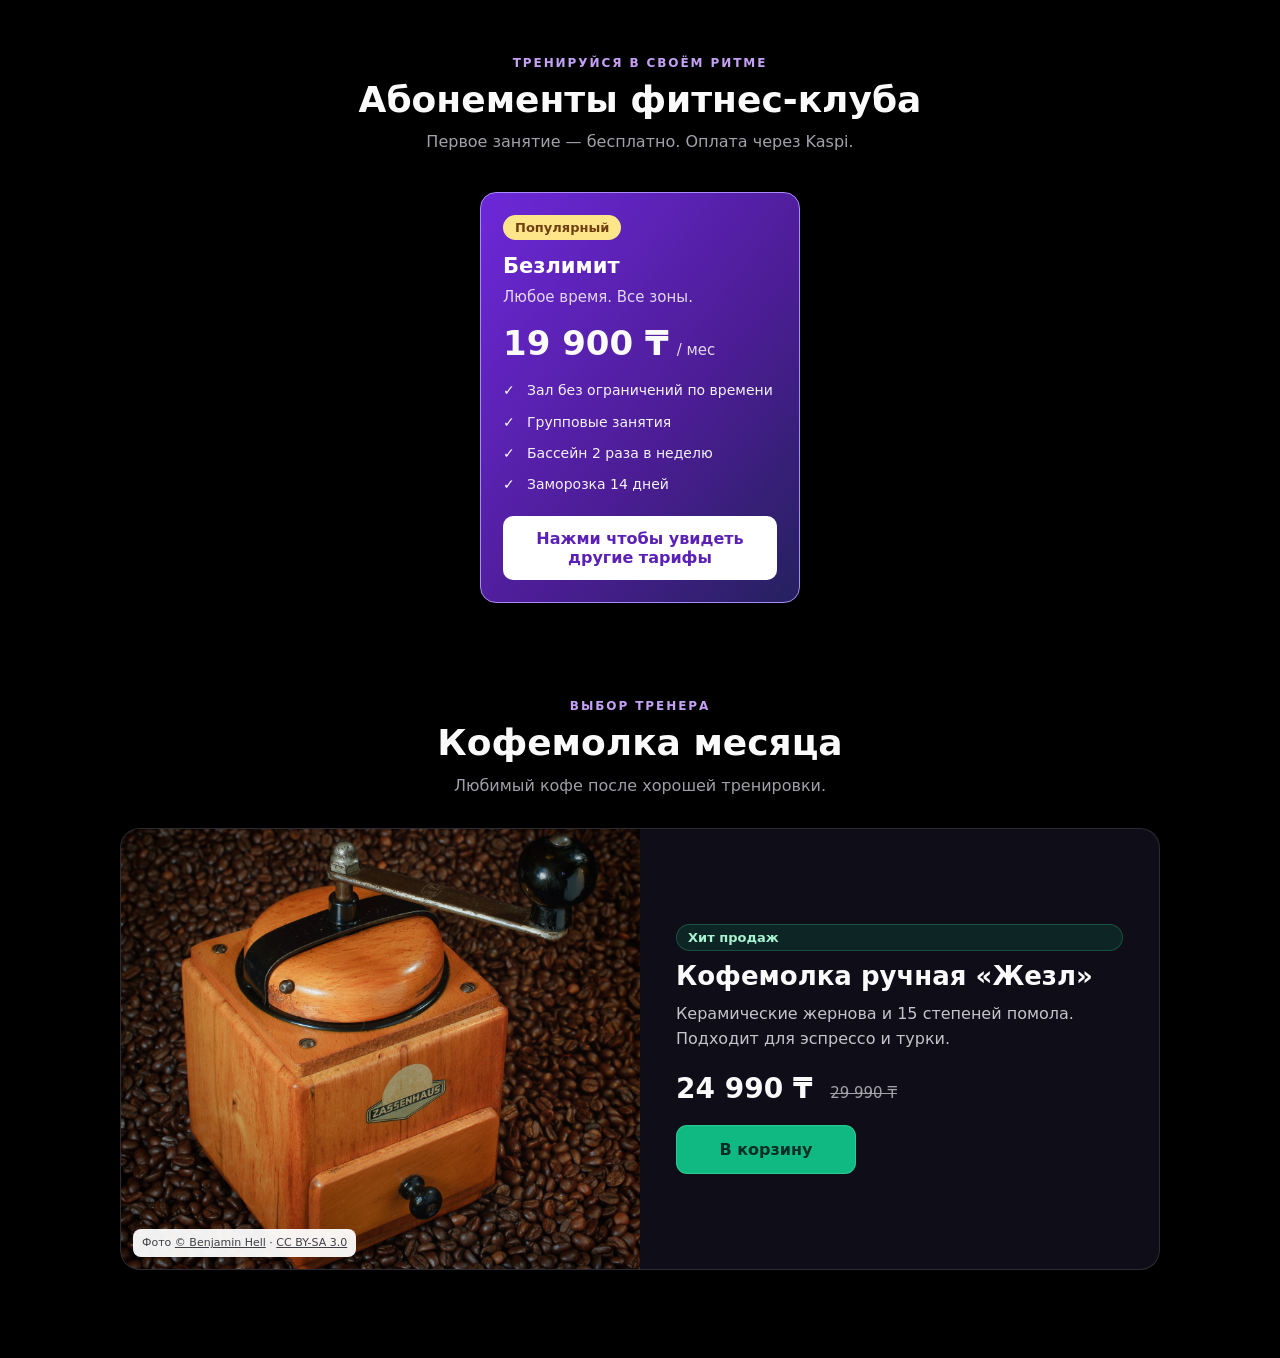
<file: index.html>
<!doctype html>
<html lang="ru">
<head>
  <meta charset="UTF-8">
  <meta name="viewport" content="width=device-width, initial-scale=1.0">
  <meta name="theme-color" content="#08070d">
  <title>Абонементы и товары</title>
  <link rel="stylesheet" href="pricing.css">
  <link rel="stylesheet" href="style.css">
</head>
<body>
  <main class="pricing-page">
    <header class="pricing-header">
      <p class="eyebrow">Тренируйся в своём ритме</p>
      <h1>Абонементы фитнес-клуба</h1>
      <p class="pricing-intro">Первое занятие — бесплатно. Оплата через Kaspi.</p>
    </header>

    <section class="plans" aria-label="Тарифы фитнес-клуба">
      <article class="plan plan-featured">
        <input class="plan-expander" type="checkbox" aria-label="Показать или скрыть соседние тарифы" aria-controls="morning-plan personal-plan">
        <span class="popular-label">Популярный</span>
        <div class="plan-heading">
          <h2>Безлимит</h2>
          <p>Любое время. Все зоны.</p>
        </div>
        <p class="plan-price"><strong>19 900 ₸</strong><span>/ мес</span></p>
        <ul class="plan-features">
          <li>Зал без ограничений по времени</li>
          <li>Групповые занятия</li>
          <li>Бассейн 2 раза в неделю</li>
          <li>Заморозка 14 дней</li>
        </ul>
        <span class="plan-button featured-action">
          <span class="hint-closed">Нажми чтобы увидеть другие тарифы</span>
          <span class="hint-open">Нажми чтобы свернуть тарифы</span>
        </span>
      </article>

      <article class="plan plan-side plan-side-left" id="morning-plan">
        <div class="plan-heading">
          <h2>Утро</h2>
          <p>Для тех кто тренируется до работы</p>
        </div>
        <p class="plan-price"><strong>9 900 ₸</strong><span>/ мес</span></p>
        <ul class="plan-features">
          <li>Тренажёрный зал до 12:00</li>
          <li>Раздевалка и душ</li>
          <li>Вводная тренировка</li>
        </ul>
        <button class="plan-button" type="button">Выбрать</button>
      </article>

      <article class="plan plan-side plan-side-right" id="personal-plan">
        <div class="plan-heading">
          <h2>Персональный</h2>
          <p>С личным тренером</p>
        </div>
        <p class="plan-price"><strong>39 900 ₸</strong><span>/ мес</span></p>
        <ul class="plan-features">
          <li>Всё из тарифа «Безлимит»</li>
          <li>8 тренировок с тренером</li>
          <li>План питания</li>
        </ul>
        <button class="plan-button" type="button">Выбрать</button>
      </article>
    </section>

    <section class="product-section" aria-labelledby="product-section-title">
      <header class="product-section-heading">
        <p class="eyebrow">Выбор тренера</p>
        <h2 id="product-section-title">Кофемолка месяца</h2>
        <p>Любимый кофе после хорошей тренировки.</p>
      </header>
      <div class="page">
        <article class="product-card" aria-labelledby="product-title">
          <figure class="product-media">
            <img class="product-photo" src="images/product.jpg" alt="Старинная ручная кофемолка на светлом фоне">
            <figcaption class="photo-credit">
              Фото <a href="https://commons.wikimedia.org/wiki/File:Coffee_Grinder_Zassenhaus.jpg">© Benjamin Hell</a> ·
              <a href="https://creativecommons.org/licenses/by-sa/3.0/">CC BY-SA 3.0</a>
            </figcaption>
          </figure>
          <div class="product-info">
            <p class="product-tag">Хит продаж</p>
            <h2 class="product-title" id="product-title">Кофемолка ручная «Жезл»</h2>
            <p class="product-description">Керамические жернова и 15 степеней помола. Подходит для эспрессо и турки.</p>
            <p class="product-price">24 990 ₸ <span class="product-old-price">29 990 ₸</span></p>
            <button class="product-button" type="button">В корзину</button>
          </div>
        </article>
      </div>
    </section>
  </main>
</body>
</html>
</file>
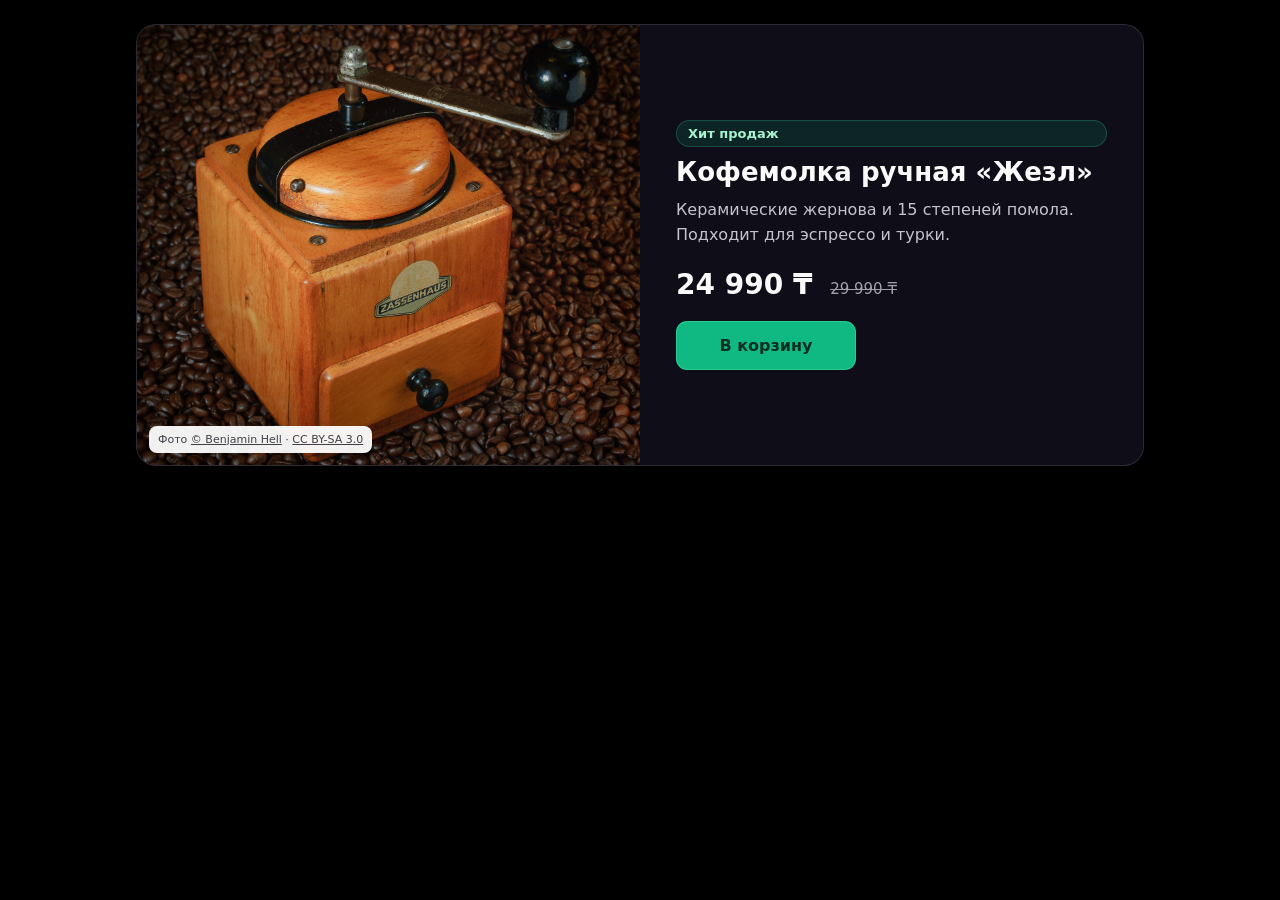
<file: product-card.html>
<!doctype html>
<html lang="ru">
<head>
  <meta charset="UTF-8">
  <meta name="viewport" content="width=device-width, initial-scale=1.0">
  <meta name="theme-color" content="#08070d">
  <title>Кофемолка ручная «Жезл»</title>
  <link rel="stylesheet" href="style.css">
</head>
<body>
  <main class="page">
    <article class="product-card" aria-labelledby="product-title">
      <figure class="product-media">
        <img class="product-photo" src="images/product.jpg" alt="Старинная ручная кофемолка на светлом фоне">
        <figcaption class="photo-credit">
          Фото <a href="https://commons.wikimedia.org/wiki/File:Coffee_Grinder_Zassenhaus.jpg">© Benjamin Hell</a> ·
          <a href="https://creativecommons.org/licenses/by-sa/3.0/">CC BY-SA 3.0</a>
        </figcaption>
      </figure>
      <div class="product-info">
        <p class="product-tag">Хит продаж</p>
        <h1 class="product-title" id="product-title">Кофемолка ручная «Жезл»</h1>
        <p class="product-description">Керамические жернова и 15 степеней помола. Подходит для эспрессо и турки.</p>
        <p class="product-price">24 990 ₸ <span class="product-old-price">29 990 ₸</span></p>
        <button class="product-button" type="button">В корзину</button>
      </div>
    </article>
  </main>
</body>
</html>
</file>
<file: pricing.css>
/* Отличия первой версии от макета и ручные исправления:
   1. Фон был белым — стал чёрным.
   2. Заголовок был 40px — уменьшен до 36px.
   3. Лишняя строка над заголовком удалена.
   4. Скругление карточек было 24px — уменьшено до 16px.
   5. Внутренний отступ был 36/40px — выровнен до 28px.
   6. Лишний сдвиг средней карточки убран.
*/
* {
  box-sizing: border-box;
}

:root {
  --purple: #9852c4;
  --purple-light: #b889e5;
  --purple-dark: #4c1d95;
  --ink: #f4f4f5;
  --muted: #b6b2c2;
  --panel: #111111;
}

.pricing-page {
  min-height: 100vh;
  max-width: 1320px;
  margin: 0 auto;
  padding: 56px 24px 88px;
  color: var(--ink);
}

.pricing-header,
.product-section-heading {
  max-width: 760px;
  margin: 0 auto 38px;
  text-align: center;
}

.eyebrow {
  margin: 0 0 10px;
  color: #c4a1f5;
  font-size: 12px;
  font-weight: 700;
  letter-spacing: 0.16em;
  text-transform: uppercase;
}

.pricing-header h1,
.product-section-heading h2 {
  margin: 0 0 10px;
  color: #fafafa;
  font-size: clamp(28px, 4vw, 36px);
  line-height: 1.12;
}

.pricing-intro,
.product-section-heading > p:last-child {
  margin: 0;
  color: var(--muted);
  font-size: 16px;
  line-height: 1.5;
}

.plans {
  position: relative;
  display: grid;
  grid-template-columns: minmax(0, 1fr);
  gap: 14px;
  width: 100%;
  max-width: 1040px;
  margin: 0 auto;
}

.plan {
  display: flex;
  flex-direction: column;
  min-width: 0;
  padding: 22px;
  overflow: hidden;
  border: 1px solid #292929;
  border-radius: 14px;
  color: #f4f4f5;
  background: var(--panel);
  box-shadow: 0 18px 45px rgba(0, 0, 0, 0.24);
  backdrop-filter: blur(16px);
}

.plan-heading h2 {
  margin: 0 0 7px;
  font-size: 21px;
  line-height: 1.2;
}

.plan-heading p {
  margin: 0;
  color: var(--muted);
  font-size: 15px;
  line-height: 1.45;
}

.plan-price {
  display: flex;
  align-items: baseline;
  gap: 8px;
  margin: 18px 0 20px;
  white-space: nowrap;
}

.plan-price strong {
  color: #fafafa;
  font-size: clamp(28px, 2.7vw, 34px);
  line-height: 1;
}

.plan-price span {
  color: var(--muted);
  font-size: 15px;
}

.plan-features {
  display: grid;
  gap: 11px;
  margin: 0 0 22px;
  padding: 0;
  list-style: none;
}

.plan-features li {
  position: relative;
  padding-left: 24px;
  color: #e4e4e7;
  font-size: 14px;
  line-height: 1.45;
}

.plan-features li::before {
  position: absolute;
  left: 0;
  color: #c084fc;
  content: "✓";
  font-weight: 700;
}

.plan-button {
  display: block;
  width: 100%;
  margin-top: auto;
  padding: 12px 16px;
  border: 1px solid rgba(192, 132, 252, 0.85);
  border-radius: 10px;
  color: #eadcff;
  background: rgba(124, 58, 237, 0.08);
  font: inherit;
  font-weight: 700;
  text-align: center;
  cursor: pointer;
  transition: background-color 180ms ease, border-color 180ms ease, transform 180ms ease;
}

.plan-button:hover {
  border-color: #c084fc;
  background: rgba(124, 58, 237, 0.25);
  transform: translateY(-1px);
}

.plan-featured {
  position: relative;
  z-index: 1;
  border-color: #a78bfa;
  border-radius: 16px;
  color: #ffffff;
  background: linear-gradient(128deg, #6d28d9 0%, #4c1d95 58%, #25215f 100%);
  box-shadow: 0 18px 44px rgba(0, 0, 0, 0.44);
  cursor: pointer;
  transition: box-shadow 250ms ease, transform 250ms ease;
}

.plan-featured:hover {
  box-shadow: 0 22px 48px rgba(0, 0, 0, 0.58);
  transform: translateY(-2px);
}

.plan-expander {
  position: absolute;
  z-index: 5;
  inset: 0;
  width: 100%;
  height: 100%;
  margin: 0;
  opacity: 0;
  cursor: pointer;
}

.plan-featured:has(.plan-expander:focus-visible) {
  outline: 3px solid #d8b4fe;
  outline-offset: 5px;
}

.popular-label {
  align-self: flex-start;
  margin: 0 0 14px;
  padding: 5px 12px;
  border-radius: 999px;
  color: #713f12;
  background: #fde68a;
  font-size: 13px;
  font-weight: 700;
}

.plan-featured .plan-heading p,
.plan-featured .plan-price span {
  color: rgba(255, 255, 255, 0.82);
}

.plan-featured .plan-features li {
  color: rgba(255, 255, 255, 0.94);
}

.plan-featured .plan-features li::before {
  color: #ffffff;
}

.plan-featured .plan-button {
  border-color: rgba(255, 255, 255, 0.88);
  color: #5b21b6;
  background: #ffffff;
}

.plan-featured .plan-button:hover {
  color: #ffffff;
  background: rgba(35, 15, 69, 0.48);
}

.featured-action {
  position: relative;
  z-index: 1;
  color: #4c1d95;
  cursor: pointer;
}

.hint-open {
  display: none;
}

.plan-featured:has(.plan-expander:checked) .hint-closed {
  display: none;
}

.plan-featured:has(.plan-expander:checked) .hint-open {
  display: inline;
}

.plan-side {
  max-height: 0;
  padding: 0 28px;
  border-block-width: 0;
  opacity: 0;
  visibility: hidden;
  pointer-events: none;
  transform: translateY(14px);
  transition: opacity 300ms ease, transform 420ms cubic-bezier(0.2, 0.8, 0.2, 1), max-height 420ms ease, padding 300ms ease, border-width 300ms ease, visibility 0s linear 420ms;
}

.plans:has(.plan-expander:checked) .plan-side {
  max-height: 560px;
  padding: 28px;
  border-block-width: 1px;
  opacity: 1;
  visibility: visible;
  pointer-events: auto;
  transform: translateY(0);
  transition-delay: 0s;
}

.product-section {
  max-width: 1040px;
  margin: 96px auto 0;
}

.product-section-heading {
  margin-bottom: 30px;
}

.product-section .page {
  max-width: 1040px;
  padding: 0;
}

@media (min-width: 768px) {
  .plans {
    --center-card-width: 280px;
    --side-card-width: min(25vw, 210px);
    --side-offset: calc(152px + min(12.5vw, 105px));
    display: block;
    min-height: 1px;
  }

  .plan-featured {
    width: var(--center-card-width);
    max-width: 100%;
    margin: 0 auto;
  }

  .plan-side {
    position: absolute;
    top: 50%;
    left: 50%;
    width: var(--side-card-width);
    max-height: 0;
    padding: 0 18px;
    border-block-width: 0;
    transform: translate(-50%, -50%) scale(0.82);
  }

  .plans:has(.plan-expander:checked) .plan-side {
    max-height: 560px;
    padding: 18px;
    border-block-width: 1px;
    opacity: 1;
    visibility: visible;
    pointer-events: auto;
  }

  .plans:has(.plan-expander:checked) .plan-side-left {
    transform: translate(calc(-50% - var(--side-offset)), -50%) scale(1);
  }

  .plans:has(.plan-expander:checked) .plan-side-right {
    transform: translate(calc(-50% + var(--side-offset)), -50%) scale(1);
  }

  .plan-side-left {
    transform: translate(-50%, -50%) scale(0.82);
  }

  .plan-side-right {
    transform: translate(-50%, -50%) scale(0.82);
  }

  .plan-side .plan-price {
    gap: 4px;
    margin: 16px 0 18px;
  }

  .plan-side .plan-price strong {
    font-size: 25px;
  }

  .plan-side .plan-price span {
    font-size: 12px;
  }

  .plan-side .plan-features li {
    font-size: 13px;
  }
}

@media (min-width: 1000px) {
  .plans {
    --center-card-width: 320px;
    --side-card-width: min(27vw, 300px);
    --side-offset: calc(178px + min(13.5vw, 150px));
  }

  .plan-side {
    padding-right: 22px;
    padding-left: 22px;
  }

  .plans:has(.plan-expander:checked) .plan-side {
    padding: 22px;
  }

  .plan-side .plan-price strong {
    font-size: 30px;
  }

  .plan-side .plan-price span {
    font-size: 14px;
  }

  .plan-side .plan-features li {
    font-size: 14px;
  }
}

@media (prefers-reduced-motion: reduce) {
  *,
  *::before,
  *::after {
    scroll-behavior: auto !important;
    transition-duration: 0.01ms !important;
    animation-duration: 0.01ms !important;
    animation-iteration-count: 1 !important;
  }
}
</file>
<file: style.css>
/* Визуальная система карточки товара для большого сайта. */
* {
  box-sizing: border-box;
}

:root {
  --accent: #10b981;
  --accent-hover: #059669;
  --accent-soft: rgba(16, 185, 129, 0.14);
  --ink: #f4f4f5;
  --muted: #a1a1aa;
}

body {
  min-width: 320px;
  margin: 0;
  color: var(--ink);
  background: #000000;
  font-family: Inter, system-ui, Arial, sans-serif;
}

.page {
  width: 100%;
  max-width: 1040px;
  margin: 0 auto;
  padding: 24px 16px;
}

.product-card {
  overflow: hidden;
  border: 1px solid rgba(255, 255, 255, 0.12);
  border-radius: 20px;
  color: #f4f4f5;
  background: rgba(17, 15, 26, 0.92);
  box-shadow: 0 24px 72px rgba(0, 0, 0, 0.42);
  backdrop-filter: blur(16px);
}

.product-media {
  position: relative;
  height: 280px;
  margin: 0;
  background: #292333;
}

.product-photo {
  position: absolute;
  inset: 0;
  display: block;
  width: 100%;
  height: 100%;
  object-fit: cover;
  object-position: center;
}

.photo-credit {
  position: absolute;
  right: 12px;
  bottom: 12px;
  left: 12px;
  width: fit-content;
  padding: 6px 9px;
  border-radius: 8px;
  color: #3f3f46;
  background: rgba(255, 255, 255, 0.94);
  font-size: 11px;
  line-height: 1.4;
}

.photo-credit a {
  color: inherit;
}

.product-info {
  padding: 24px;
}

.product-tag {
  display: inline-block;
  margin: 0 0 10px;
  padding: 5px 11px;
  border: 1px solid rgba(52, 211, 153, 0.24);
  border-radius: 999px;
  color: #a7f3d0;
  background: var(--accent-soft);
  font-size: 13px;
  font-weight: 700;
}

.product-title {
  margin: 0 0 10px;
  color: #fafafa;
  font-size: 26px;
  line-height: 1.2;
}

.product-description {
  margin: 0 0 20px;
  color: #c4c4cc;
  font-size: 16px;
  line-height: 1.55;
}

.product-price {
  margin: 0 0 20px;
  color: #fafafa;
  font-size: 28px;
  font-weight: 700;
}

.product-old-price {
  margin-left: 8px;
  color: #a1a1aa;
  font-size: 15px;
  font-weight: 400;
  text-decoration: line-through;
}

.product-button {
  width: 100%;
  padding: 14px 20px;
  border: 1px solid rgba(52, 211, 153, 0.72);
  border-radius: 11px;
  color: #052e24;
  background: var(--accent);
  font: inherit;
  font-weight: 700;
  cursor: pointer;
  transition: background-color 160ms ease, transform 160ms ease;
}

.product-button:hover {
  background: #34d399;
}

.product-button:active {
  transform: translateY(1px);
}

.product-button:focus-visible {
  outline: 3px solid #a7f3d0;
  outline-offset: 3px;
}

@media (min-width: 768px) {
  .product-card {
    display: flex;
    align-items: stretch;
  }

  .product-media,
  .product-info {
    width: 50%;
  }

  .product-media {
    height: auto;
    min-height: 440px;
  }

  .product-info {
    display: flex;
    flex-direction: column;
    justify-content: center;
    padding: 36px;
  }

  .product-button {
    width: fit-content;
    min-width: 180px;
  }
}
</file>
